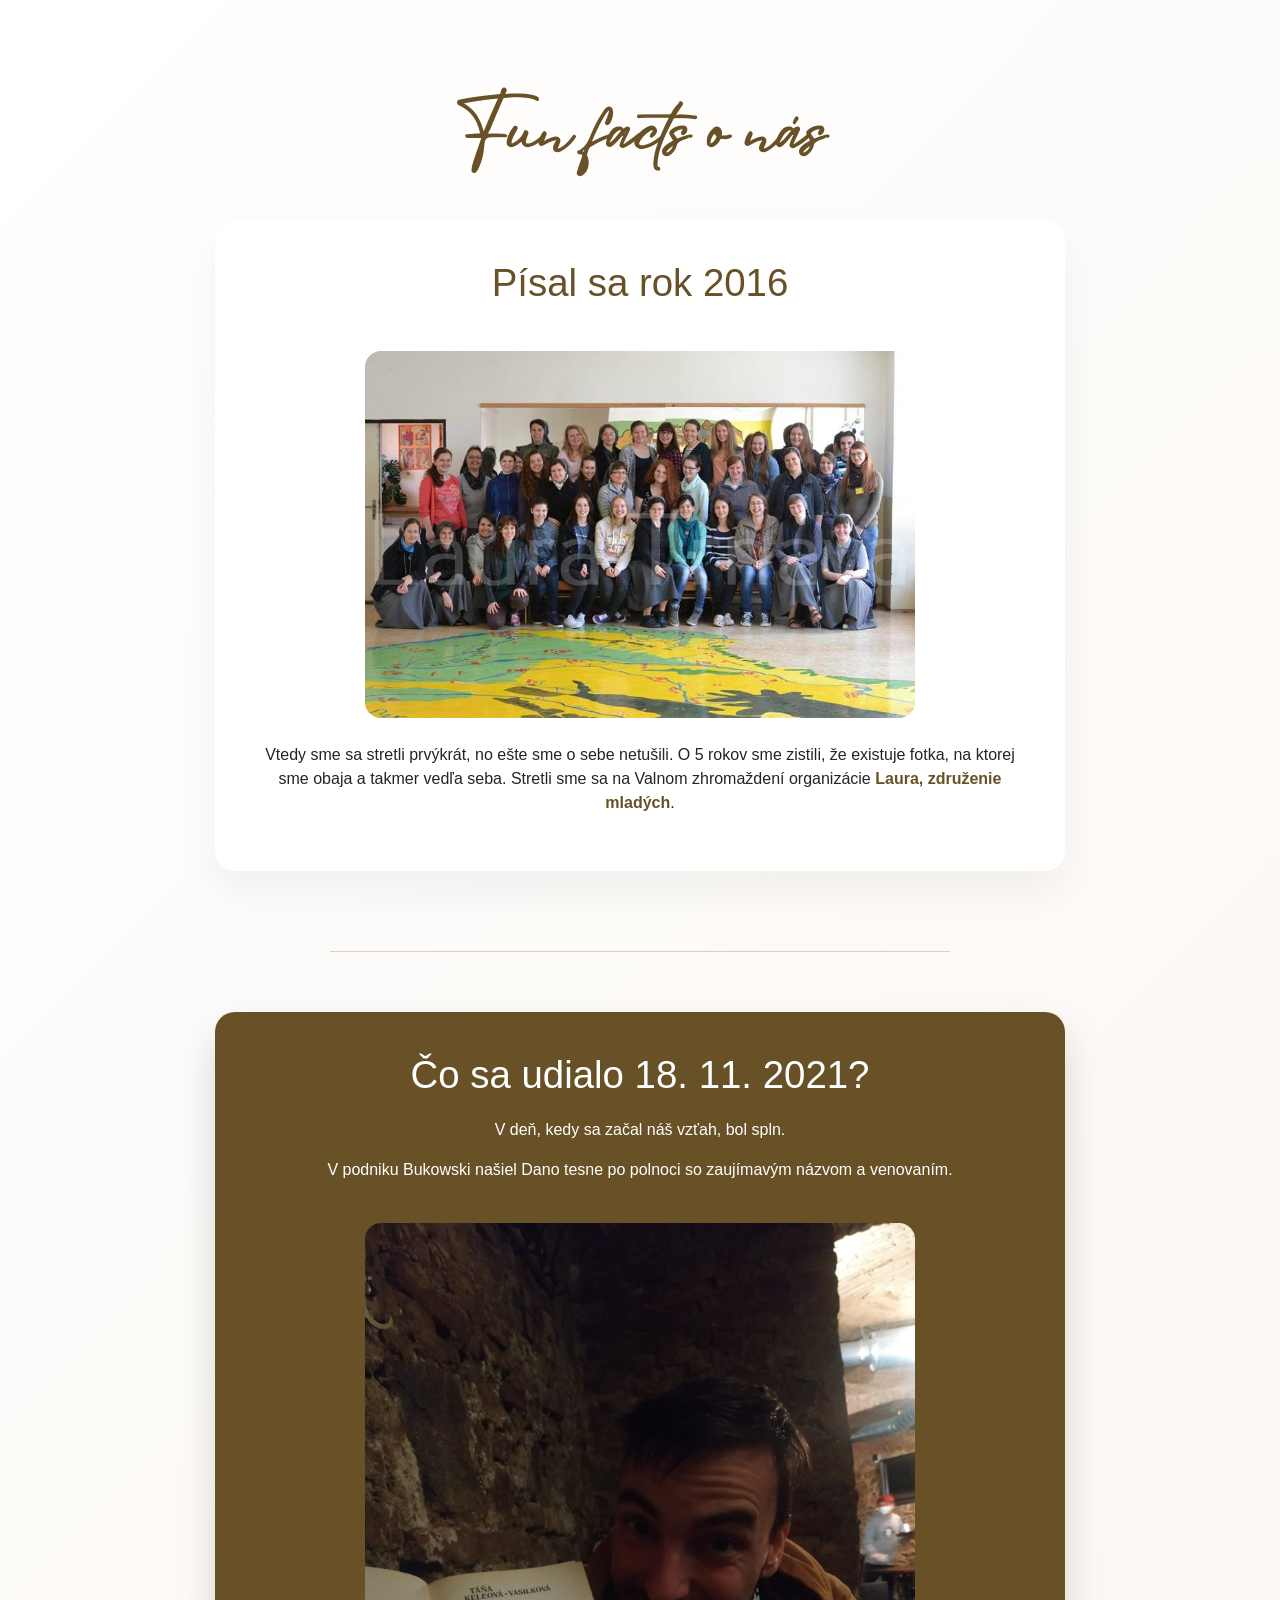
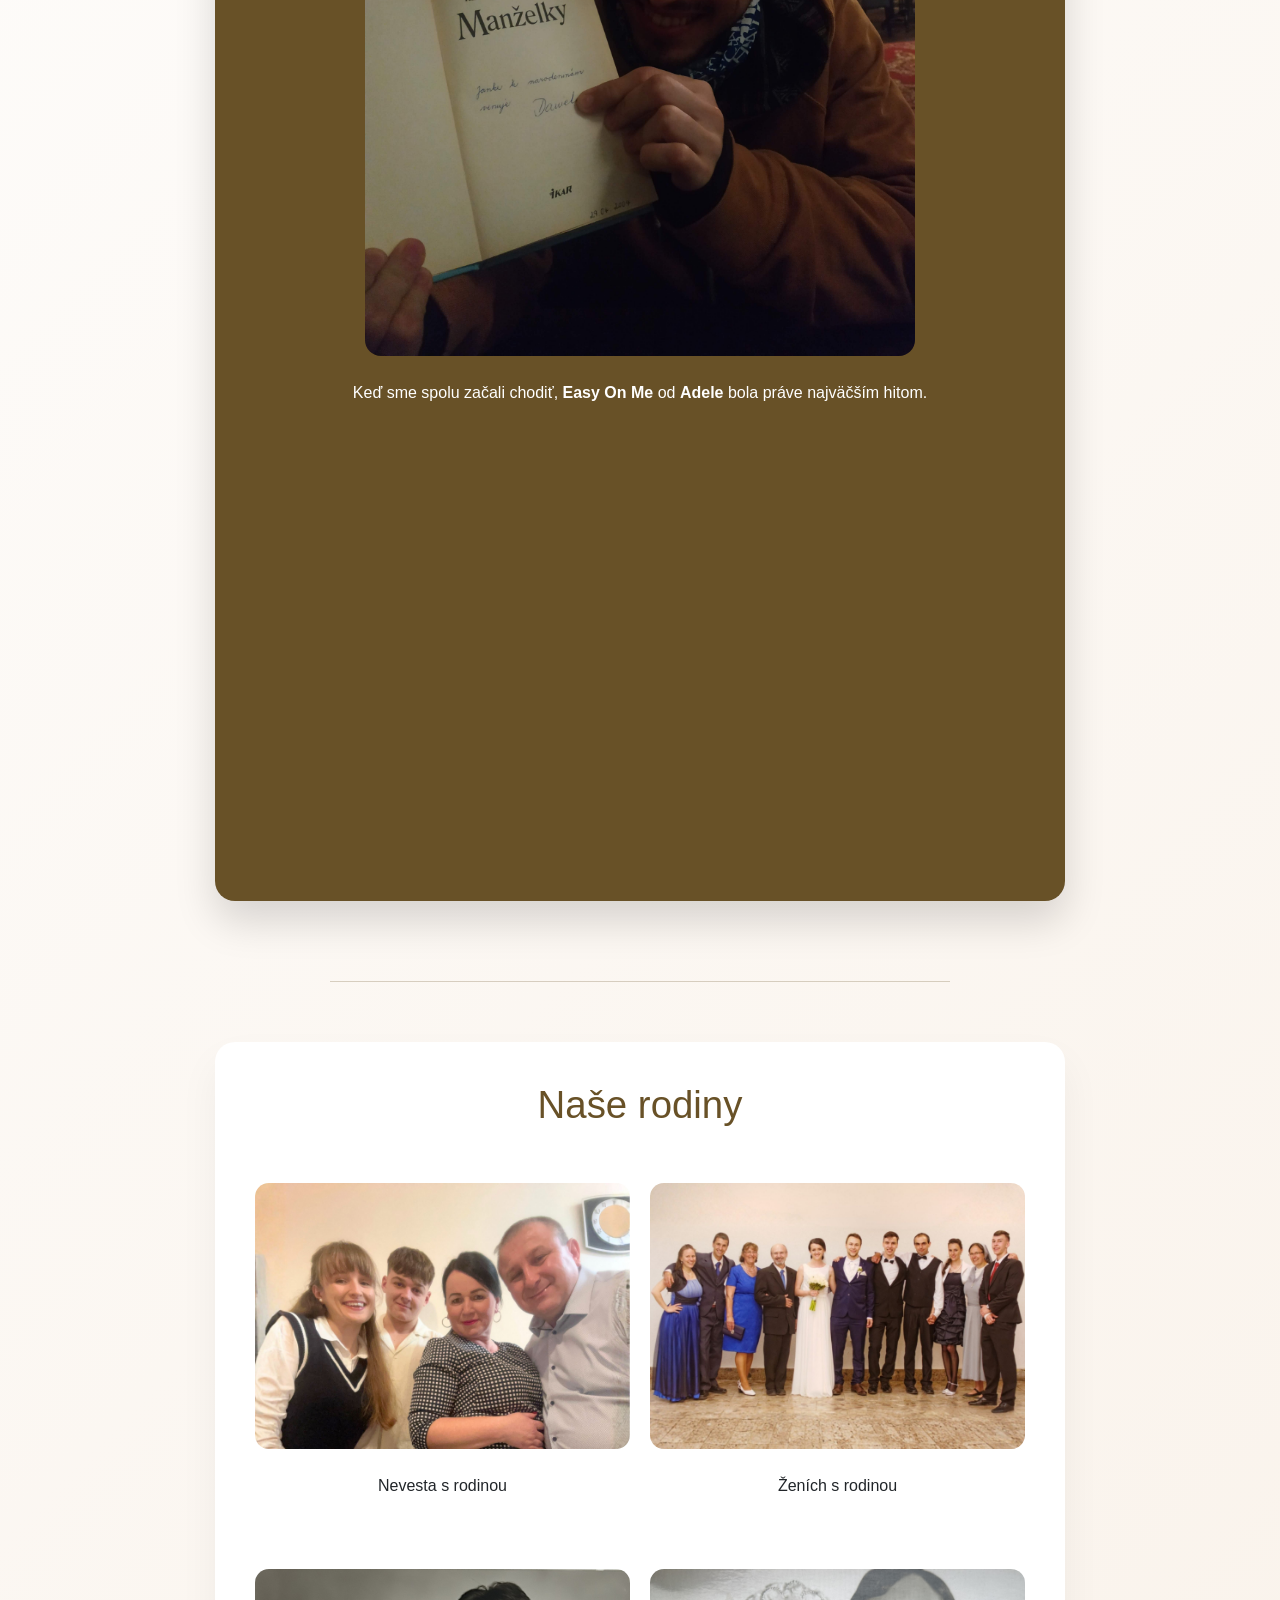
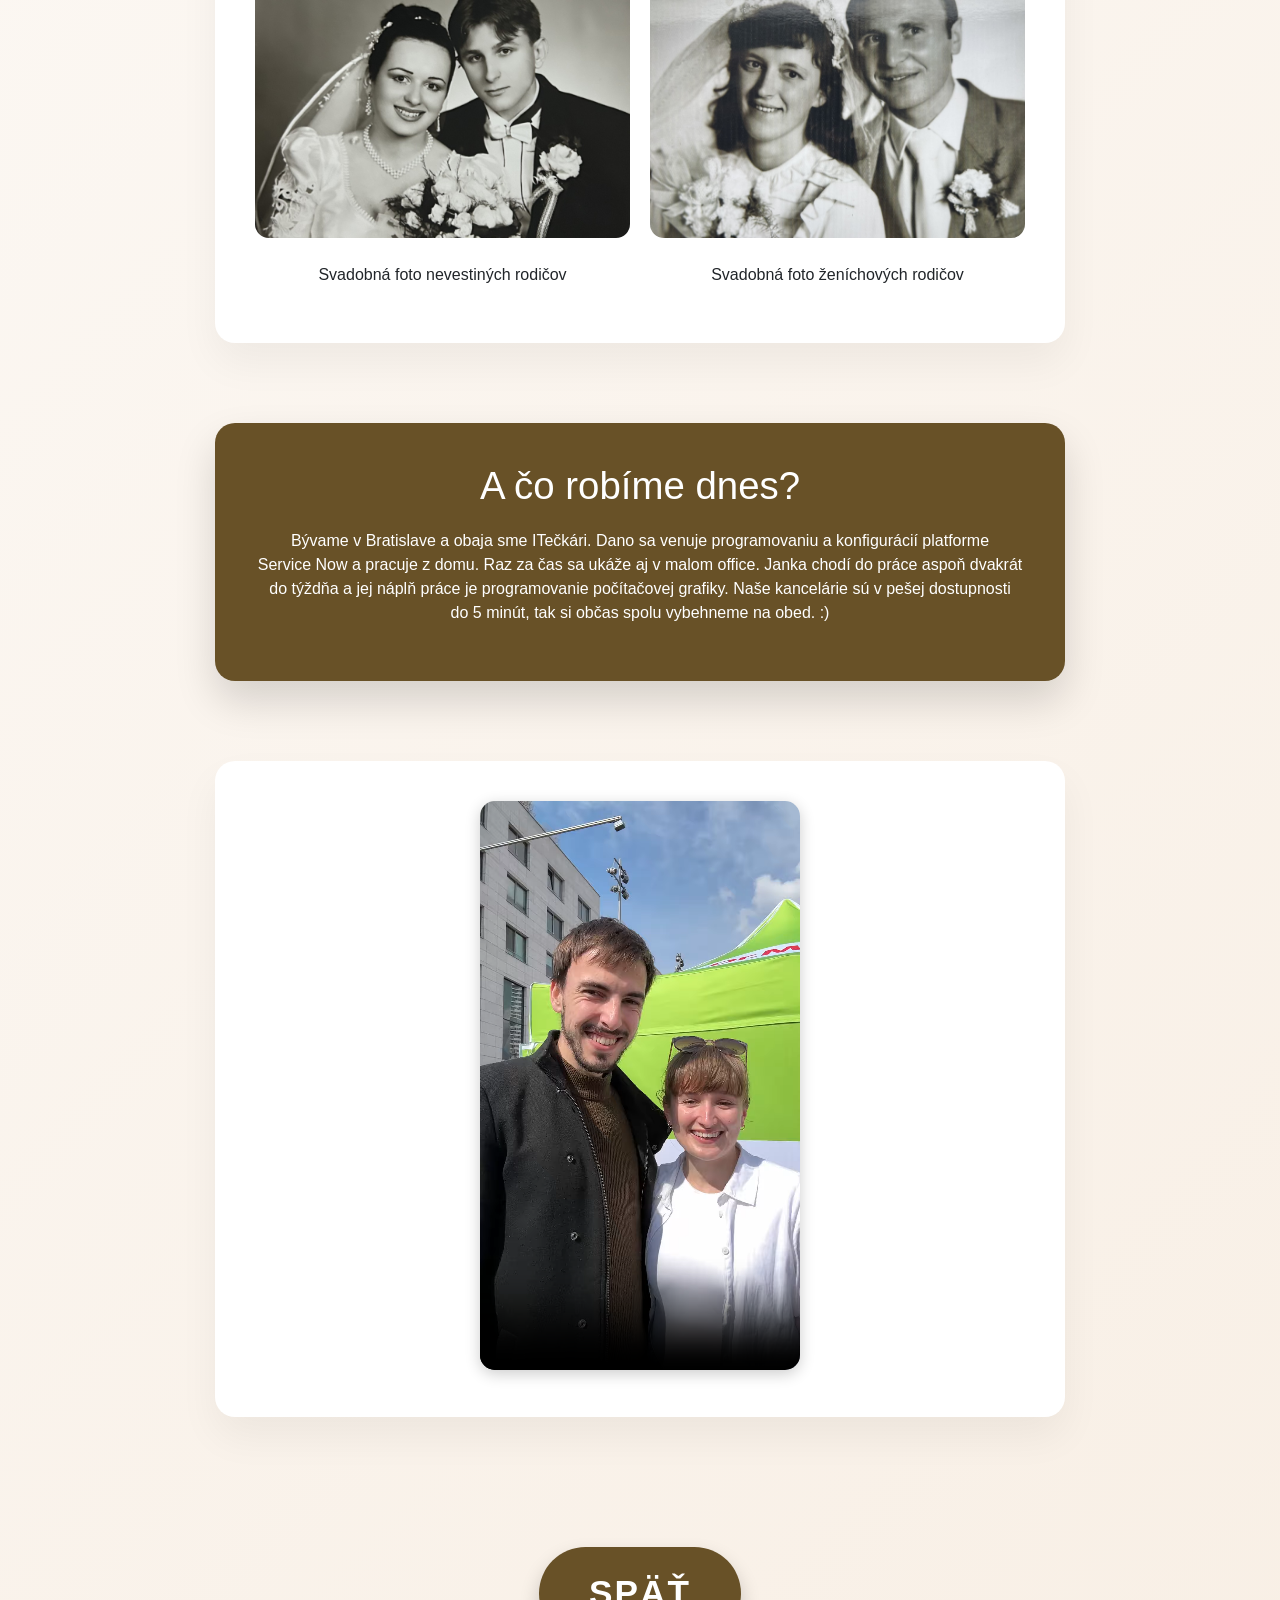
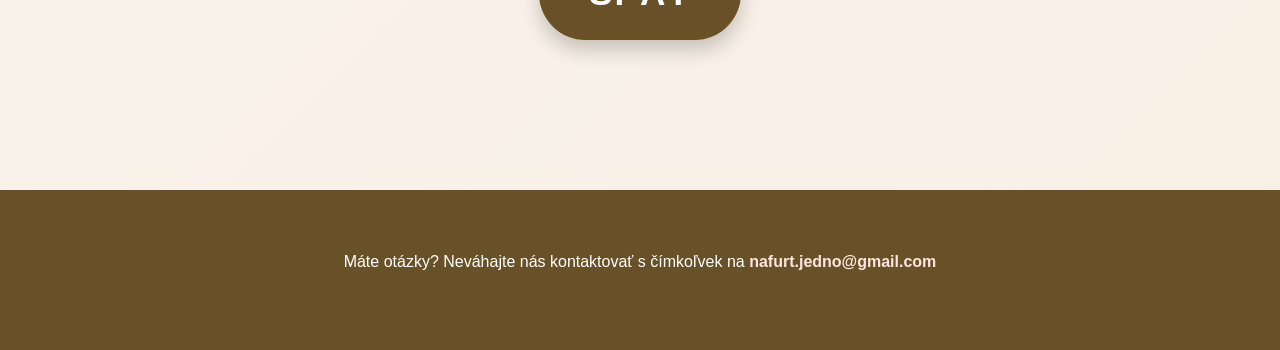
<file: funfacts/index.html>
<!doctype html>
<html lang="sk">
  <head>
    <meta charset="UTF-8" />
    <meta name="viewport" content="width=device-width, initial-scale=1" />
    <title>Fun facts ❤️</title>
    <link rel="icon" type="image/png" href="../foto/favicon.png">

    <link
      href="https://cdn.jsdelivr.net/npm/bootstrap@5.3.2/dist/css/bootstrap.min.css"
      rel="stylesheet"
    />
    <link rel="stylesheet" href="../style.css">   
    <script src="../script.js"></script>
  </head>
  <body>  
    <div class="fun-facts-section">
          <h1>Fun facts o nás</h1>

          <div class="fact-block">
            <h3>Písal sa rok 2016</h3>
            <img src="../foto/valne2015.jpg" alt="Naša fotografia z roku 2016">
            <p>
            Vtedy sme sa stretli prvýkrát, no&nbsp;ešte sme o&nbsp;sebe netušili. O&nbsp;5&nbsp;rokov sme zistili, že existuje fotka, na&nbsp;ktorej sme obaja a&nbsp;takmer vedľa seba. Stretli sme sa na&nbsp;Valnom zhromaždení organizácie <a href="https://laura-mladez.sk/">Laura, združenie mladých</a>.
            </p>
          </div>

          <hr
            style="
            width: 50%;
            margin: 60px auto;
            border-color: #685127;
            " />

          <div class="fact-block-brown">
            <h3>Čo sa udialo 18. 11. 2021?</h3>
            <p>
              V deň, kedy sa začal náš vzťah, bol spln.
            </p>
            <p>
              V podniku Bukowski našiel Dano tesne po polnoci so zaujímavým názvom a venovaním.
            </p>
            <img src="../foto/manzelky.jpg" alt="Kniha s venovanim">
            <p>
              Keď sme spolu začali chodiť, <strong>Easy On Me</strong> od <strong>Adele</strong> bola práve najväčším hitom.
            </p>
            <div class="video-container">
                <iframe
                    src="https://www.youtube.com/embed/U3ASj1L6_sY?si=bE1YYp0TanjOfNjP"
                    frameborder="0"
                    allowfullscreen>
                </iframe>
            </div>
          </div>

          <hr
            style="
            width: 50%;
            margin: 60px auto;
            border-color: #685127;
            " />

          <!-- Childhood photos -->
          <div class="fact-block">
            <h3>Naše rodiny</h3>
            <div class="childhood-gallery">
              <div>
                <img src="../foto/3.jpg" alt="Nevesta s rodinou">
                <p>Nevesta s rodinou</p>
              </div>
              <div>
                <img src="../foto/4.jpg" alt="Ženích s rodinou">
                <p>Ženích s rodinou</p>
              </div> 
            </div>
            
              <div class="childhood-gallery">
              <div>
                <img src="../foto/jankiny_rodicia.jpeg" alt="Rodičia">
                <p>Svadobná foto nevestiných rodičov</p>
              </div>
               <div>
                <img src="../foto/danovi_rodicia.jpeg" alt="Rodičia">
                <p>Svadobná foto ženíchových rodičov</p>
              </div>
                       
            </div>
          </div>

          <!-- Work and hobbies -->
          <div class="fact-block-brown">
            <h3>A čo robíme dnes?</h3>
            <p>
            Bývame v&nbsp;Bratislave a&nbsp;obaja sme ITečkári. Dano sa venuje programovaniu a&nbsp;konfigurácií platforme Service&nbsp;Now a&nbsp;pracuje z&nbsp;domu. Raz za&nbsp;čas sa ukáže aj&nbsp;v&nbsp;malom office. Janka chodí do&nbsp;práce aspoň dvakrát do&nbsp;týždňa a&nbsp;jej náplň práce je&nbsp;programovanie počítačovej grafiky. Naše kancelárie sú&nbsp;v&nbsp;pešej dostupnosti do&nbsp;5&nbsp;minút, tak&nbsp;si občas spolu vybehneme na&nbsp;obed. :)
            </p>
          </div>

          <div class="fact-block" style="text-align: center;">
            <video muted playsinline controls style="max-width: 320px; width: 100%; border-radius: 15px; box-shadow: 0 4px 15px rgba(0,0,0,0.2);">
              <source src="../foto/360.mp4" type="video/mp4">
              Váš prehliadač nepodporuje prehrávanie videa.
            </video>
          </div>

        <button class="btn-back"><a href="../index.html">Späť</a></button>
        </div>

        <footer class="main-footer">
            <p>Máte otázky? Neváhajte nás kontaktovať s čímkoľvek na <a href="mailto:nafurt.jedno@gmail.com">nafurt.jedno@gmail.com</a></p>
        </footer>
    </body>
</html>
</file>
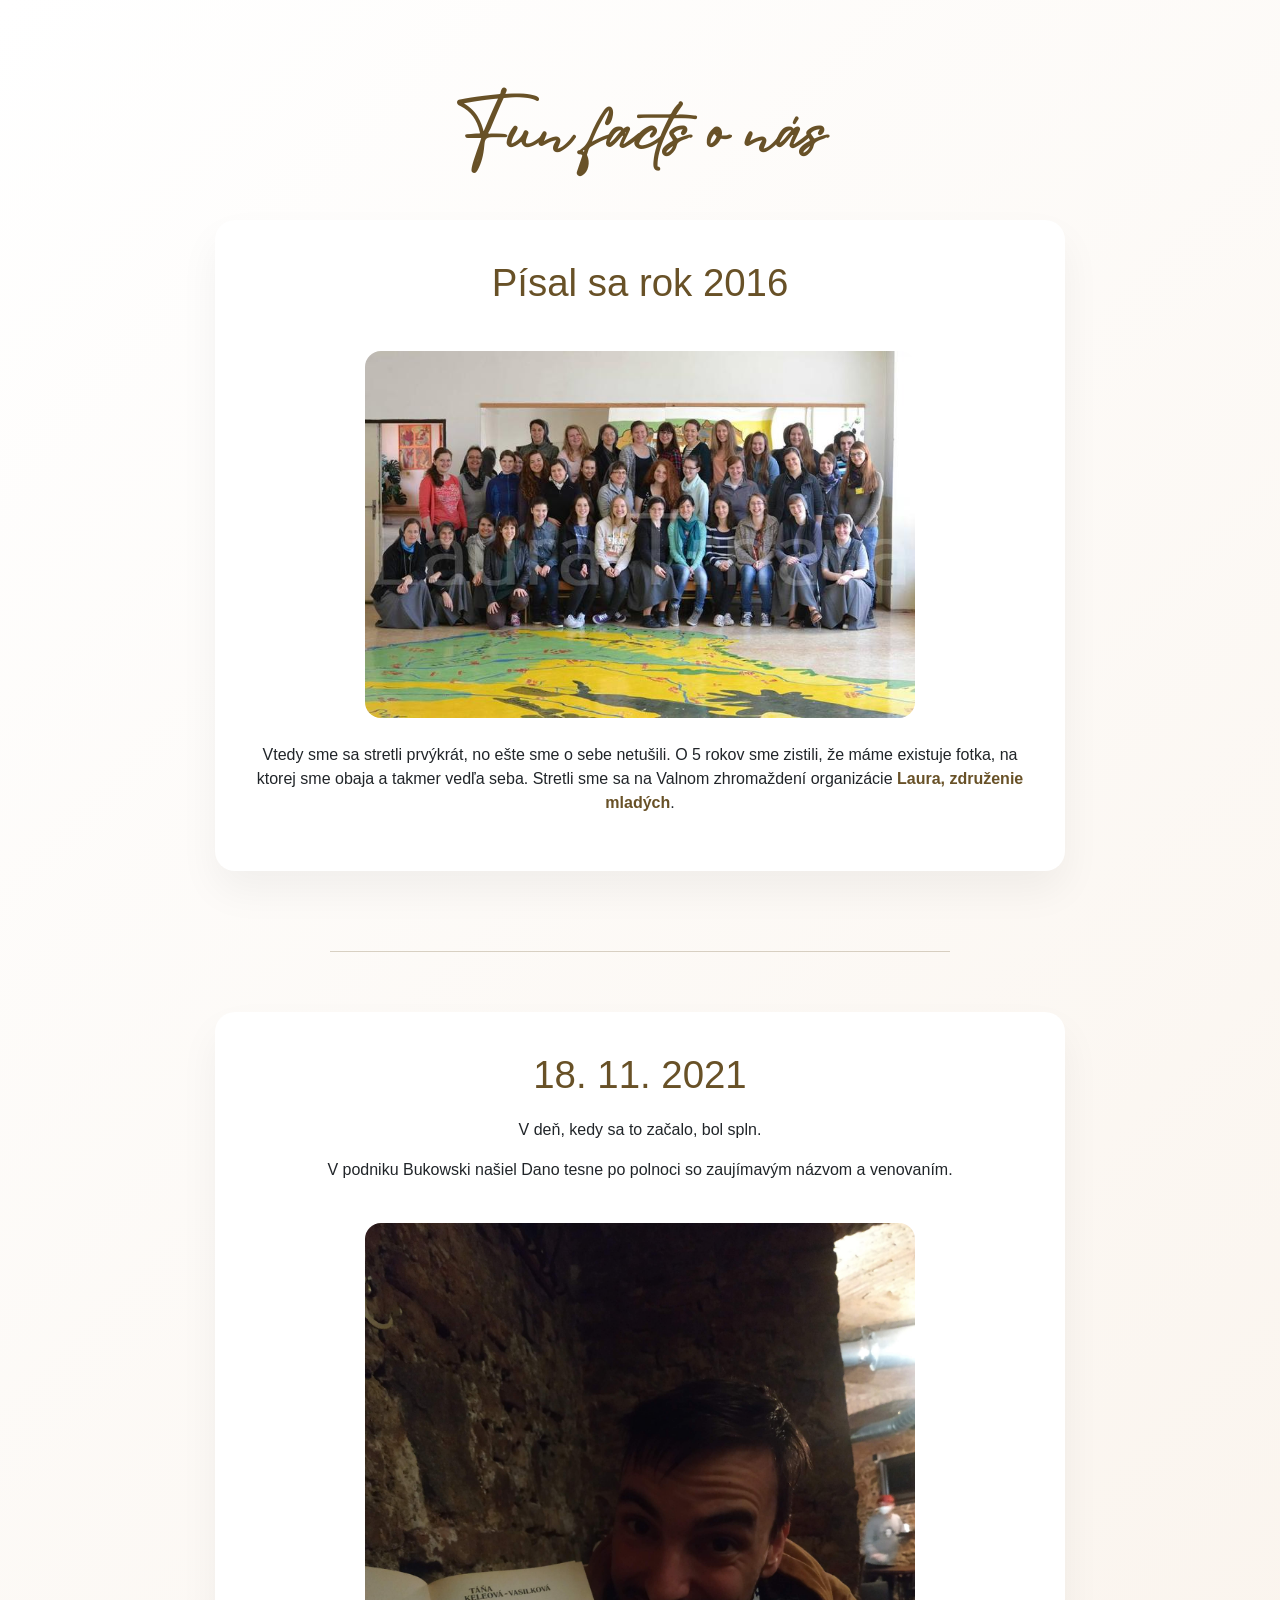
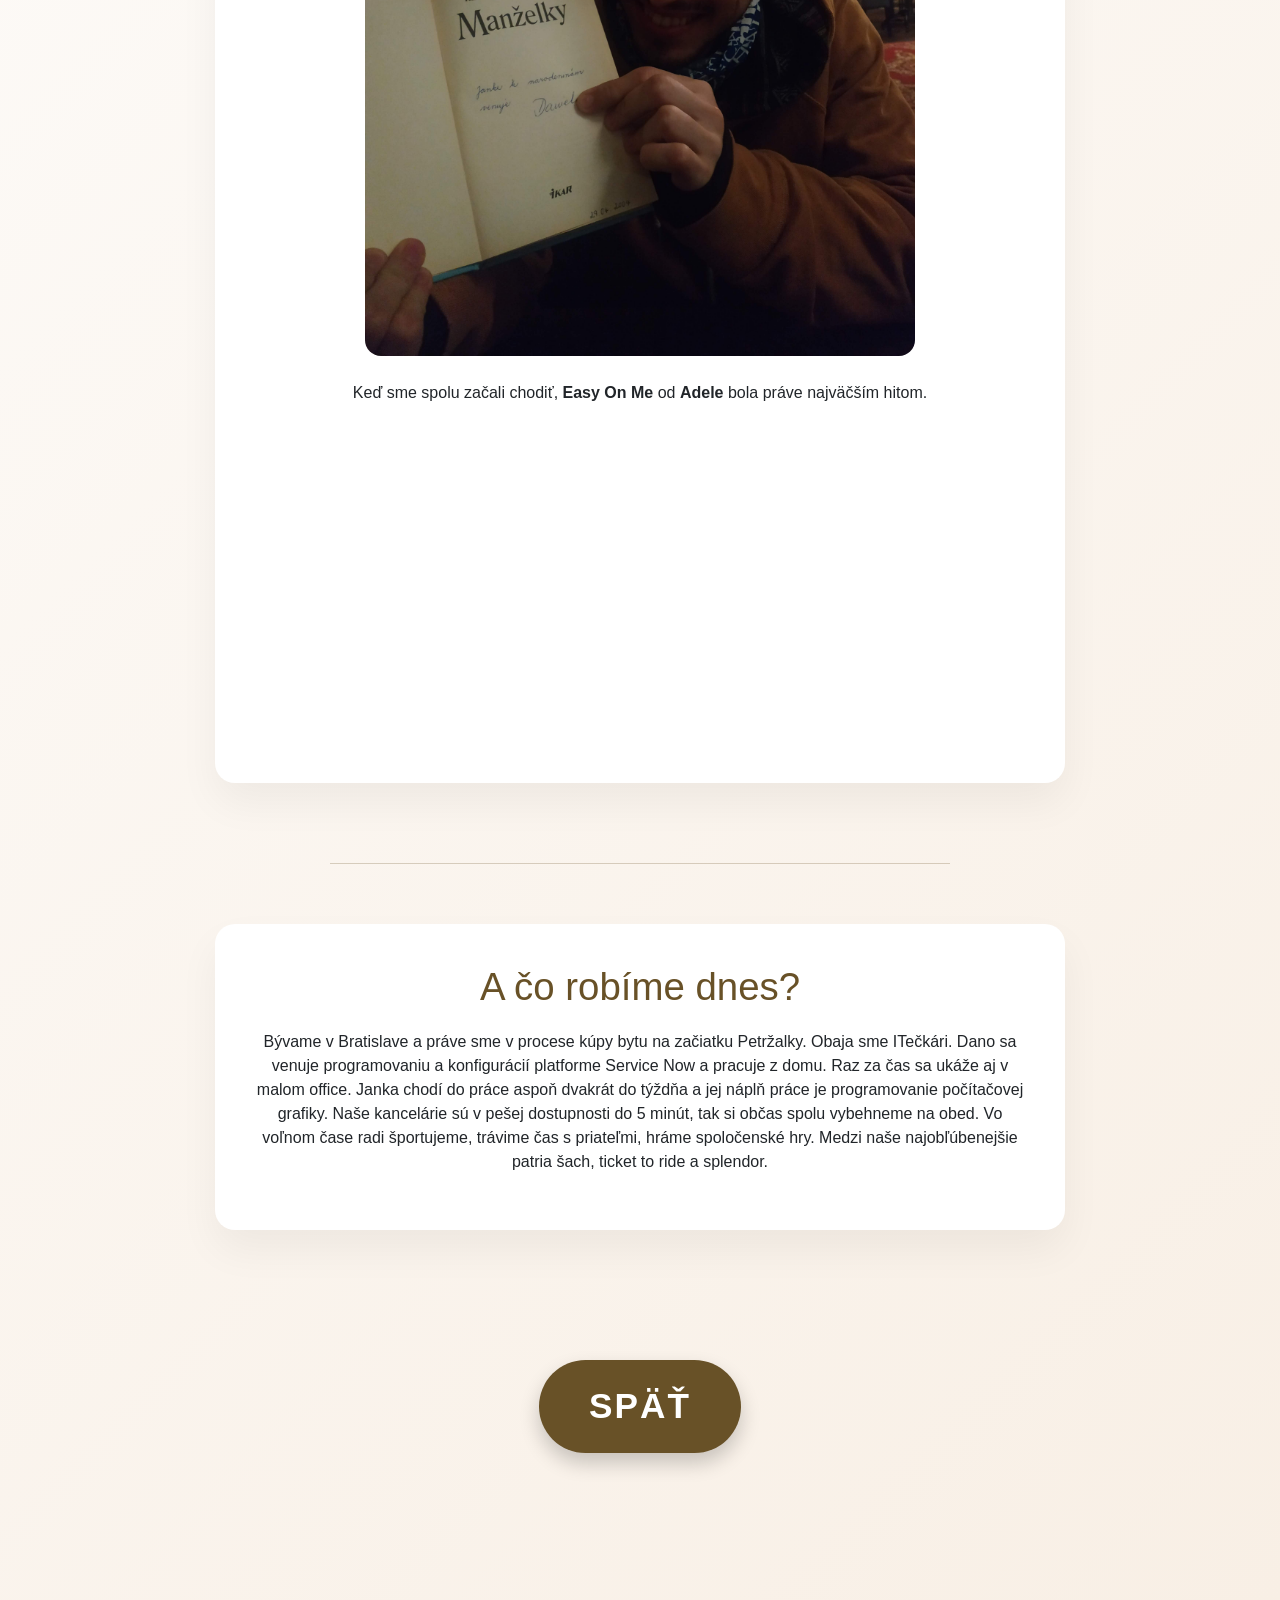
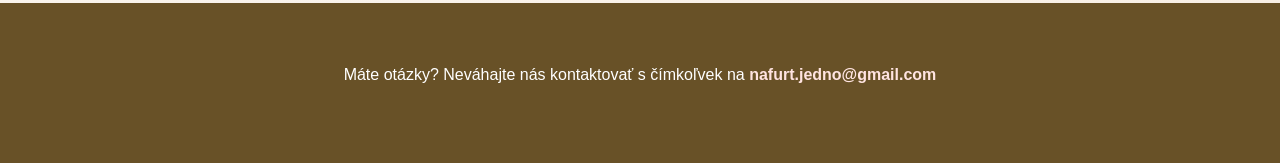
<file: funfacts.html>
<!doctype html>
<html lang="sk">
  <head>
    <meta charset="UTF-8" />
    <meta name="viewport" content="width=device-width, initial-scale=1" />
    <title>Fun facts ❤️</title>
    <link rel="icon" type="image/png" href="foto/favicon.png">

    <link
      href="https://cdn.jsdelivr.net/npm/bootstrap@5.3.2/dist/css/bootstrap.min.css"
      rel="stylesheet"
    />
    <link rel="stylesheet" href="style.css">   
    <script src="script.js"></script>
  </head>
  <body>  
    <div class="fun-facts-section">
          <h1>Fun facts o nás</h1>

          <div class="fact-block">
            <h3>Písal sa rok 2016</h3>
            <img src="foto/valne2015.jpg" alt="Naša fotografia z roku 2016">
            <p>
              Vtedy sme sa stretli prvýkrát, no ešte sme o sebe netušili. O 5 rokov sme zistili, že máme existuje fotka, na ktorej sme obaja a takmer vedľa seba. Stretli sme sa na Valnom zhromaždení organizácie <a href="https://laura-mladez.sk/">Laura, združenie mladých</a>. 
            </p>
          </div>

          <hr
            style="
            width: 50%;
            margin: 60px auto;
            border-color: #685127;
            " />

          <div class="fact-block">
            <h3>18. 11. 2021</h3>
            <p>
              V deň, kedy sa to začalo, bol spln.
            </p>
            <p>
              V podniku Bukowski našiel Dano tesne po polnoci so zaujímavým názvom a venovaním.
            </p>
            <img src="foto/manzelky.jpg" alt="Kniha s venovanim">
            <p>
              Keď sme spolu začali chodiť, <strong>Easy On Me</strong> od <strong>Adele</strong> bola práve najväčším hitom.
            </p>
            <div>
                <iframe 
                    width="560" 
                    height="315" 
                    src="https://www.youtube.com/embed/U3ASj1L6_sY?si=bE1YYp0TanjOfNjP"
                    frameborder="0"
                    allowfullscreen>
                </iframe>
            </div>
          </div>

          <hr
            style="
            width: 50%;
            margin: 60px auto;
            border-color: #685127;
            " />

          <!-- Childhood photos -->
          <!--<div class="fact-block">
            <h3>Naše detstvo</h3>
            <div class="childhood-gallery">
              <div>
                <img src="foto/ona-dieta.jpg" alt="Nevesta ako dieťa s rodičmi">
                <p>Ona s rodičmi</p>
              </div>
              <div>
                <img src="foto/on-dieta.jpg" alt="Ženích ako dieťa s rodičmi">
                <p>On s rodičmi</p>
              </div>
            </div>
          </div>-->

          <!-- Work and hobbies -->
          <div class="fact-block">
            <h3>A čo robíme dnes?</h3>
            <p>
              Bývame v Bratislave a práve sme v procese kúpy bytu na začiatku Petržalky. Obaja sme ITečkári. Dano sa venuje programovaniu a konfigurácií platforme Service Now a pracuje z domu. Raz za čas sa ukáže aj v malom office. Janka chodí do práce aspoň dvakrát do týždňa a jej náplň práce je programovanie počítačovej grafiky. Naše kancelárie sú v pešej dostupnosti do 5 minút, tak si občas spolu vybehneme na obed. Vo voľnom čase radi športujeme, trávime čas s priateľmi, hráme spoločenské hry. Medzi naše najobľúbenejšie patria šach, ticket to ride a splendor.
            </p>
          </div>

        <button class="btn-back"><a href="index.html">Späť</a></button>
        </div>

        <footer class="main-footer">
            <p>Máte otázky? Neváhajte nás kontaktovať s čímkoľvek na <a href="mailto:nafurt.jedno@gmail.com">nafurt.jedno@gmail.com</a></p>
        </footer>
    </body>
</html>
</file>
<file: style.css>
body, html {
            height: 100%;
            margin: 0;
            padding: 0;
            scroll-behavior: smooth;
            font-family: "Arial", sans-serif;
        }

        @font-face {
            font-family: 'EyesomeScript';
            src: url('./fonts/Eyesome-Script.woff2') format('woff2');
            font-weight: normal;
            font-style: normal;
        }

        h1 {
            font-family: 'EyesomeScript';
            color: #685127;
            font-weight: bold;
            font-size: 60px;
            margin-bottom: 30px;
            text-align: center;
        }

        /* --- HERO --- */
        .hero {
            position: relative;
            width: 100%;
            height: 100vh;
            display: flex;
            justify-content: center;
            align-items: center;
            background: #fff;
            overflow: hidden;
        }

        .hero img {
            max-width: 100%;
            max-height: 100%;
            object-fit: contain;
        }

                /* Upravená úvodná sekcia s animovaným pozadím */
        .hero-white {
            width: 100%;
            /* Tvoje definované farby */
            background: linear-gradient(-45deg, #000000, #D9D9D9, #685127, #8884FF);
            background-size: 400% 400%;
            animation: gradient 13s ease infinite;
            
            /* Zabezpečíme, aby obrázok oznámenia nebol "prilepený" na okrajoch, 
                ak chceš vidieť kúsok animácie aj okolo neho */
            padding: 20px 0; 
        }

        /* Odstránime line-height: 0 z wrapperu, aby animácia pod obrázkom vynikla */
        .announcement-wrapper {
            width: 100%;
            display: flex;
            justify-content: center;
        }

        .full-width-img {
            width: 100%;
            max-width: 1200px;
            height: auto;
            display: block;
            /* Ak má tvoje oznamko priehľadné pozadie (PNG), 
                animácia bude presvitať aj cez neho. 
                Ak je oznamko biele, bude to vyzerať ako pekný rámik. */
        }

        /* --- POČÍTADLO --- */
        .countdown {
            text-align: center;
            padding-bottom: 40px;
        }

        .countdown .boxes {
            display: flex;
            justify-content: center;
            gap: 20px;
            flex-wrap: wrap;
        }

        .countdown .box {
            background: #ffffff;
            padding: 30px 20px;
            border-radius: 12px;
            flex: 1 1 100px;
            max-width: 150px;
            box-shadow: 0 4px 6px rgba(0, 0, 0, 0.05);
            color: #685127;
        }

        .countdown .box span {
            display: block;
            font-size: clamp(2rem, 5vw, 3rem);
            font-weight: bold;
        }

        .countdown .box small {
            display: block;
            font-size: 1rem;
            color: #666;
        }


        .svadobna-fotka-container {
    text-align: center;
    margin: 30px auto; /* Vytvorí peknú medzeru pod odpočítavadlom */
    max-width: 600px;  /* Maximálna šírka fotky, aby nebola cez celú obrazovku na PC */
    padding: 0 15px;   /* Odsadenie od krajov na mobiloch */
}

.svadobna-fotka {
    width: 100%;
    height: auto;
    border-radius: 8px; /* Jemne zaoblené rohy, vyzerá to modernejšie */
    box-shadow: 0 4px 15px rgba(0, 0, 0, 0.1); /* Jemný tieň pod fotkou */
    
    /* Ak by fotka náhodou nebola čistá čiernobiela, tento filter to zabezpečí: */
    filter: grayscale(100%); 
}

        /* --- TLAČIDLO PRE POZVANÝCH (UPRAVENÉ) --- */
        .invite-section {
            /* Poriadne farebný gradient (kombinácia svadobnej ružovej a zlatej) */
            background: linear-gradient(
            135deg,
            #f1c8c4 0%,
            #ffffff 50%,
            #fadba9 100%
            );
            padding: 60px 20px;
            text-align: center;
            border-top: 2px solid #685127;
            border-bottom: 2px solid #685127;
        }

        .invite-section .btn-invite {
            font-size: clamp(1.5rem, 3vw, 2.2rem);
            padding: 20px 50px;
            background-color: #685127; /* Tvoja hlavná hnedá */
            color: white;
            border: none;
            border-radius: 50px;
            font-weight: bold;
            /* text-transform: uppercase; */
            letter-spacing: 2px;
            box-shadow: 0 10px 20px rgba(0, 0, 0, 0.2);
            transition: all 0.3s ease;
            text-decoration: none;
            display: inline-block;

            /* Animácia pumpujúceho srdca */
            animation: heartbeat 5s infinite ease-in-out;
        }

        /* Efekt pri prejdení myšou */
        .invite-section .btn-invite:hover {
            background-color: #4a3a1c;
            transform: scale(1.1); /* Ešte viac sa zväčší */
            box-shadow: 0 15px 30px rgba(0, 0, 0, 0.3);
            color: #ffe4e1;
        }

        /* Definícia animácie heartbeat */
        @keyframes heartbeat {
            0% {
            transform: scale(1);
            }
            15% {
            transform: scale(1.05);
            }
            30% {
            transform: scale(1);
            }
            45% {
            transform: scale(1.1);
            }
            60% {
            transform: scale(1);
            }
        }

        /* --- SEKCE DETAILOV (OBRAD A HOSTINA) --- */
        .info-section {
            background: #685127; /* tvoja pôvodná farba */
            color: white;
            padding: 80px 20px;
            text-align: center;
            border-top: 2px solid #685127;
            border-bottom: 2px solid #685127;
        }

        .info-section h3 {
            margin-bottom: 20px;
            font-size: clamp(1.5rem, 3vw, 2.5rem);
        }

        .info-section img {
            width: 100%;
            max-width: 600px;
            height: auto;
            margin: 25px 0;
            border-radius: 8px;
        }

        .info-section p {
            font-size: clamp(1rem, 2vw, 1.2rem);
            max-width: 800px;
            margin: 15px auto;
            line-height: 1.6;
        }

        /* Miesto pre mapu */
        .map-placeholder {
            background: #e5e5e5;
            color: #333;
            width: 100%;
            max-width: 800px;
            height: 300px;
            margin: 30px auto;
            display: flex;
            justify-content: center;
            align-items: center;
            border-radius: 8px;
        }

        /* --- ŠTÝL PRE DARY A IBAN --- */
      .gifts-section {
        max-width: 800px;
        margin: 0 auto;
        padding-bottom: 40px;
      }

      .iban-box {
        background: rgba(255, 255, 255, 0.1); /* Jemný priehľadný podklad */
        border: 1px solid rgba(255, 255, 255, 0.3);
        padding: 25px;
        margin-top: 30px;
        border-radius: 12px;
        text-align: center; /* IBAN nechajme v strede pre lepšiu prehľadnosť */
      }

      .iban-label {
        font-size: 0.9rem !important;
        text-transform: uppercase;
        letter-spacing: 1px;
        margin-bottom: 10px !important;
        opacity: 0.9;
      }

      .iban-number {
        font-family: 'Courier New', Courier, monospace; /* Monospace font pre ľahšie čítanie číslic */
        font-size: clamp(1.1rem, 4vw, 1.6rem);
        font-weight: bold;
        letter-spacing: 2px;
        display: block;
        color: #ffffff;
      }

        /* --- ČASOVÁ OS (TIMELINE) --- */
        .timeline-section {
            padding-top: 60px;
            padding-bottom: 20px;
            background-color: #ffffff;
        }

        .timeline-section h2 {
            text-align: center;
            margin-bottom: 50px;
            font-size: clamp(2rem, 4vw, 3rem);
        }

        .timeline {
            position: relative;
            max-width: 1000px;
            margin: 0 auto;
        }

        /* Stredová čiara */
        .timeline::after {
            content: "";
            position: absolute;
            width: 4px;
            background-color: #685127;
            top: 0;
            bottom: 0;
            left: 50%;
            margin-left: -2px;
        }

        .timeline-item {
            padding: 10px 40px;
            position: relative;
            width: 50%;
        }

        .timeline-item__text {
            text-align: justify; /* Zarovná text presne pod ľavý okraj obrázka */
            padding: 0;       /* Odstráni prípadné bočné medzery, aby text lícoval s hranou fotky */
            margin-top: 15px; /* Jemná medzera medzi fotkou a textom */
        }

        .main-img {
            display: block;      /* Zabezpečí, že sa obrázok správa ako blok */
            width: 100%;         /* Roztiahne obrázok na celú šírku rodičovského elementu (section) */
            max-width: 100%;     /* Poistka, aby nepretiekol */
            height: auto;        /* Zachová pomer strán, aby sa fotka nedeformovala */
            margin-bottom: 20px; /* Medzera medzi obrázkom a textom/mapou */
            
            /* Odstránili sme všetky border, shadow a efekty, ako si si prial */
        }


        /* Krúžok na čiare */
        .timeline-item::after {
            content: "";
            position: absolute;
            width: 20px;
            height: 20px;
            right: -10px;
            background-color: white;
            border: 4px solid #685127;
            top: 20px;
            border-radius: 50%;
            z-index: 1;
        }

        .timeline-date {
            position: absolute;
            top: 16px;
            font-weight: bold;
            white-space: nowrap;
            color: #685127;
        }

        /* Left items → date on right side near center line */
        .timeline-item.left .timeline-date {
            right: -160px;
            text-align: left;
        }

        /* Right items → date on left side near center line */
        .timeline-item.right .timeline-date {
            left: -160px;
            text-align: left;
        }

        .left {
            left: 0;
            text-align: right;
        }
        .right {
            left: 50%;
            text-align: left;
        }

        .right::after {
            left: -10px;
        }

        .content {
            padding: 20px;
            background-color: #f8f0e3;
            border-radius: 12px;
            display: inline-block; /* Bublina sa prispôsobí obsahu */
            width: 100%;           /* Ale na mobile vyplní priestor */
            text-align: left;      /* Poistka pre zarovnanie obsahu */
        }

        .content img {
            width: 100%;       /* Obrázok vyplní celú šírku bubliny */
            max-width: 100%;    /* Zrušíme to obmedzenie na 300px */
            height: auto;
            border-radius: 8px;
            margin-bottom: 15px;
            display: block;
        }

        .content a {
            color: #685127;
            text-decoration: none;
            font-weight: bold;
        }

        .content h4 {
            margin-top: 0;
            color: #685127;
            font-weight: bold;
        }

        /* Definícia animácie gradientu */
        @keyframes gradient {
            0% {
                background-position: 0% 50%;
            }
            50% {
                background-position: 100% 50%;
            }
            100% {
                background-position: 0% 50%;
            }
        }

        /* Responzivita pre mobily */
        @media screen and (max-width: 768px) {
            .timeline::after {
            left: 31px;
            }

            .timeline-item {
            width: 100%;
            padding-left: 70px;
            padding-right: 25px;
            text-align: left;
            left: 0;
            }

            .timeline-item::after {
            left: 21px;
            right: auto;
            }

            .left {
            left: 0;
            }
            .right {
            left: 0;
            }

            /* FIX DATE POSITION */
            .timeline-date {
            position: static;   /* remove absolute */
            display: block;
            margin-bottom: 10px;
            text-align: left;

            left: auto;         /* reset desktop offsets */
            right: auto;
            }
        }

        .small-gallery {
            padding: 40px 20px;
            padding-bottom: 0;
            text-align: center;
            background-color: #685127;
            color: white;
        }

        .small-gallery h2 {
            margin-bottom: 40px;
        }

        .gallery-grid {
            display: grid;
            grid-template-columns: repeat(auto-fit, minmax(220px, 1fr));
            gap: 20px;
            max-width: 1000px;
            margin: 0 auto;
        }

        .gallery-item {
            position: relative;
            overflow: hidden;
            border-radius: 12px;
        }

        .gallery-item img {
            width: 100%;
            display: block;
            transition: transform 0.4s ease;
        }

        .gallery-item:hover img {
            transform: scale(1.05);
        }

        .overlay {
            position: absolute;
            inset: 0;
            background: rgba(0, 0, 0, 0.55);
            color: white;
            display: flex;
            align-items: center;
            justify-content: center;
            text-align: center;
            padding: 15px;
            opacity: 0;
            transition: opacity 0.4s ease;
        }

        .gallery-item:hover .overlay {
            opacity: 1;
        }

        .gallery-item.active .overlay {
            opacity: 1;
        }

        .gallery-item.active img {
            transform: scale(1.05);
        }

        .fun-facts-section {
            text-align: center;
            padding: 60px 0;
            /* Poriadne farebný gradient (kombinácia svadobnej ružovej a zlatej) */
            background: linear-gradient(
            135deg,
            #f1c8c4 0%,
            #ffffff 50%,
            #fadba9 100%
            );
        }

        .fun-facts-section h3 {
            color: #685127;
            margin-bottom: 20px;
            font-size: clamp(1.5rem, 3vw, 2.5rem);
        }

        .btn-funfacts {
            font-size: clamp(1.5rem, 3vw, 2.2rem);
            margin: 50px 50px 20px 50px;
            padding: 20px 50px;
            background-color: white; /* Tvoja hlavná hnedá */
            color: #685127;
            border: none;
            border-radius: 50px;
            font-weight: bold;
            text-transform: uppercase;
            letter-spacing: 2px;
            box-shadow: 0 10px 20px rgba(0, 0, 0, 0.2);
            transition: all 0.3s ease;
            text-decoration: none;
            display: inline-block;
        }

        .btn-funfacts a {
            color: #685127;
            text-decoration: none;
        }

        /* Efekt pri prejdení myšou */
        .btn-funfacts:hover {
            background-color: #ffe4e1;
            transform: scale(1.1); /* Ešte viac sa zväčší */
            box-shadow: 0 15px 30px rgba(0, 0, 0, 0.3);
            color: #4a3a1c;
        }

        .fact-block {
            margin: 50px 0;
        }

        .fact-block img {
            max-width: 300px;
            width: 100%;
            border-radius: 10px;
            margin: 15px 0;
        }

        .childhood-gallery {
            display: flex;
            justify-content: center;
            gap: 40px;
            flex-wrap: wrap;
        }

        .childhood-gallery img {
            max-width: 220px;
        }

        .fun-facts-section {
            padding: 100px 20px;
            background: linear-gradient(135deg, #ffffff, #f8efe5);
            text-align: center;
        }

        .fact-block {
            max-width: 850px;
            margin: 0 auto 80px auto;
            background: white;
            padding: 40px;
            border-radius: 20px;
            box-shadow: 0 20px 40px rgba(0,0,0,0.05);
        }

        .fact-block img {
            width: 100%;
            max-width: 550px;
            border-radius: 16px;
            margin: 25px 0;
        }

        .fact-block-brown {
            max-width: 850px;
            margin: 0 auto 80px auto;
            background: #685127;
            padding: 40px;
            border-radius: 20px;
            box-shadow: 0 20px 40px rgba(0,0,0,0.15);
            color: white;
        }

        .fact-block-brown h1,
        .fact-block-brown h2,
        .fact-block-brown h3,
        .fact-block-brown p,
        .fact-block-brown a {
            color: white;
        }

        .fact-block-brown img {
            width: 100%;
            max-width: 550px;
            border-radius: 16px;
            margin: 25px 0;
        }

        .fact-block-brown a {
            text-decoration: underline;
        }

        .childhood-gallery {
            display: grid;
            grid-template-columns: repeat(auto-fit, minmax(180px,1fr));
            gap: 20px;
            margin-top: 30px;
        }

        .childhood-gallery img {
            width: 100%;
            border-radius: 14px;
        }

        .fun-facts-section h1 {
            text-align: center;
            margin-bottom: 3rem;
        }

        .fun-facts-section a {
            text-decoration: none;
            color:#685127;
            font-weight: bold;
        }

        .btn-back {
            font-size: clamp(1.5rem, 3vw, 2.2rem);
            margin: 50px;
            padding: 20px 50px;
            background-color: #685127; /* Tvoja hlavná hnedá */
            color: white;
            border: none;
            border-radius: 50px;
            font-weight: bold;
            text-transform: uppercase;
            letter-spacing: 2px;
            box-shadow: 0 10px 20px rgba(0, 0, 0, 0.2);
            transition: all 0.3s ease;
            text-decoration: none;
            display: inline-block;
        }

        .btn-back a {
            color: white;
            text-decoration: none;
        }

        /* Efekt pri prejdení myšou */
        .btn-back:hover {
            background-color: #4a3a1c;
            transform: scale(1.1); /* Ešte viac sa zväčší */
            box-shadow: 0 15px 30px rgba(0, 0, 0, 0.3);
            color: #ffe4e1;
        }

        .main-footer {
            background: #685127;
            color: white;
            padding: 60px 20px;
            text-align: center;
        }

        .main-footer a {
            color: #ffe4e1;
            text-decoration: none;
            font-weight: bold;
        }

        .fun-footer {
            background: #ffe4e1;
            color: #685127;
            padding: 60px 20px;
            text-align: center;
        }

        .fun-footer a {
            color: #685127;
            text-decoration: none;
            font-weight: bold;
        }

        .video-container {
            width: 100%;
            max-width: 100%;
        }

        .video-container iframe {
            width: 100%;
            aspect-ratio: 16 / 9;
            height: auto;
            border: 0;
        }
</file>
